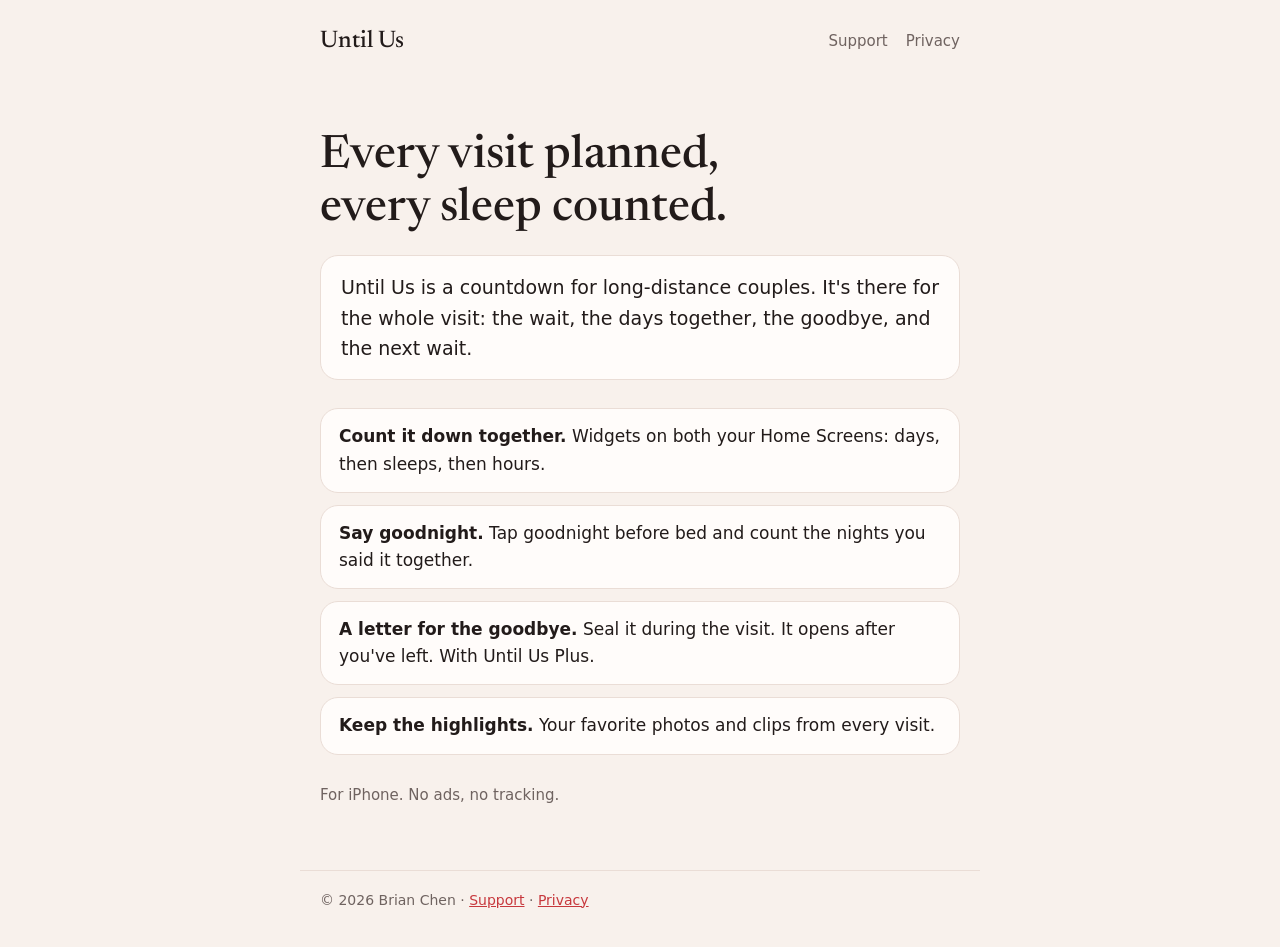
<file: index.html>
<!doctype html>
<html lang="en">
<head>
<meta charset="utf-8">
<meta name="viewport" content="width=device-width, initial-scale=1">
<title>Until Us</title>
<meta name="description" content="Until Us is a countdown for long-distance couples: the wait, the visit, the goodbye, and the next wait.">
<link rel="stylesheet" href="style.css">
</head>
<body>
<header class="top"><a class="brand" href="./">Until Us</a><nav><a href="support.html">Support</a><a href="privacy.html">Privacy</a></nav></header>
<main class="home">
<h1>Every visit planned,<br>every sleep counted.</h1>
<p class="lead">Until Us is a countdown for long-distance couples. It's there for the whole visit: the wait, the days together, the goodbye, and the next wait.</p>
<ul class="features">
<li><strong>Count it down together.</strong> Widgets on both your Home Screens: days, then sleeps, then hours.</li>
<li><strong>Say goodnight.</strong> Tap goodnight before bed and count the nights you said it together.</li>
<li><strong>A letter for the goodbye.</strong> Seal it during the visit. It opens after you've left. With Until Us Plus.</li>
<li><strong>Keep the highlights.</strong> Your favorite photos and clips from every visit.</li>
</ul>
<p class="fine">For iPhone. No ads, no tracking.</p>
</main>
<footer>© 2026 Brian Chen · <a href="support.html">Support</a> · <a href="privacy.html">Privacy</a></footer>
</body>
</html>
</file>
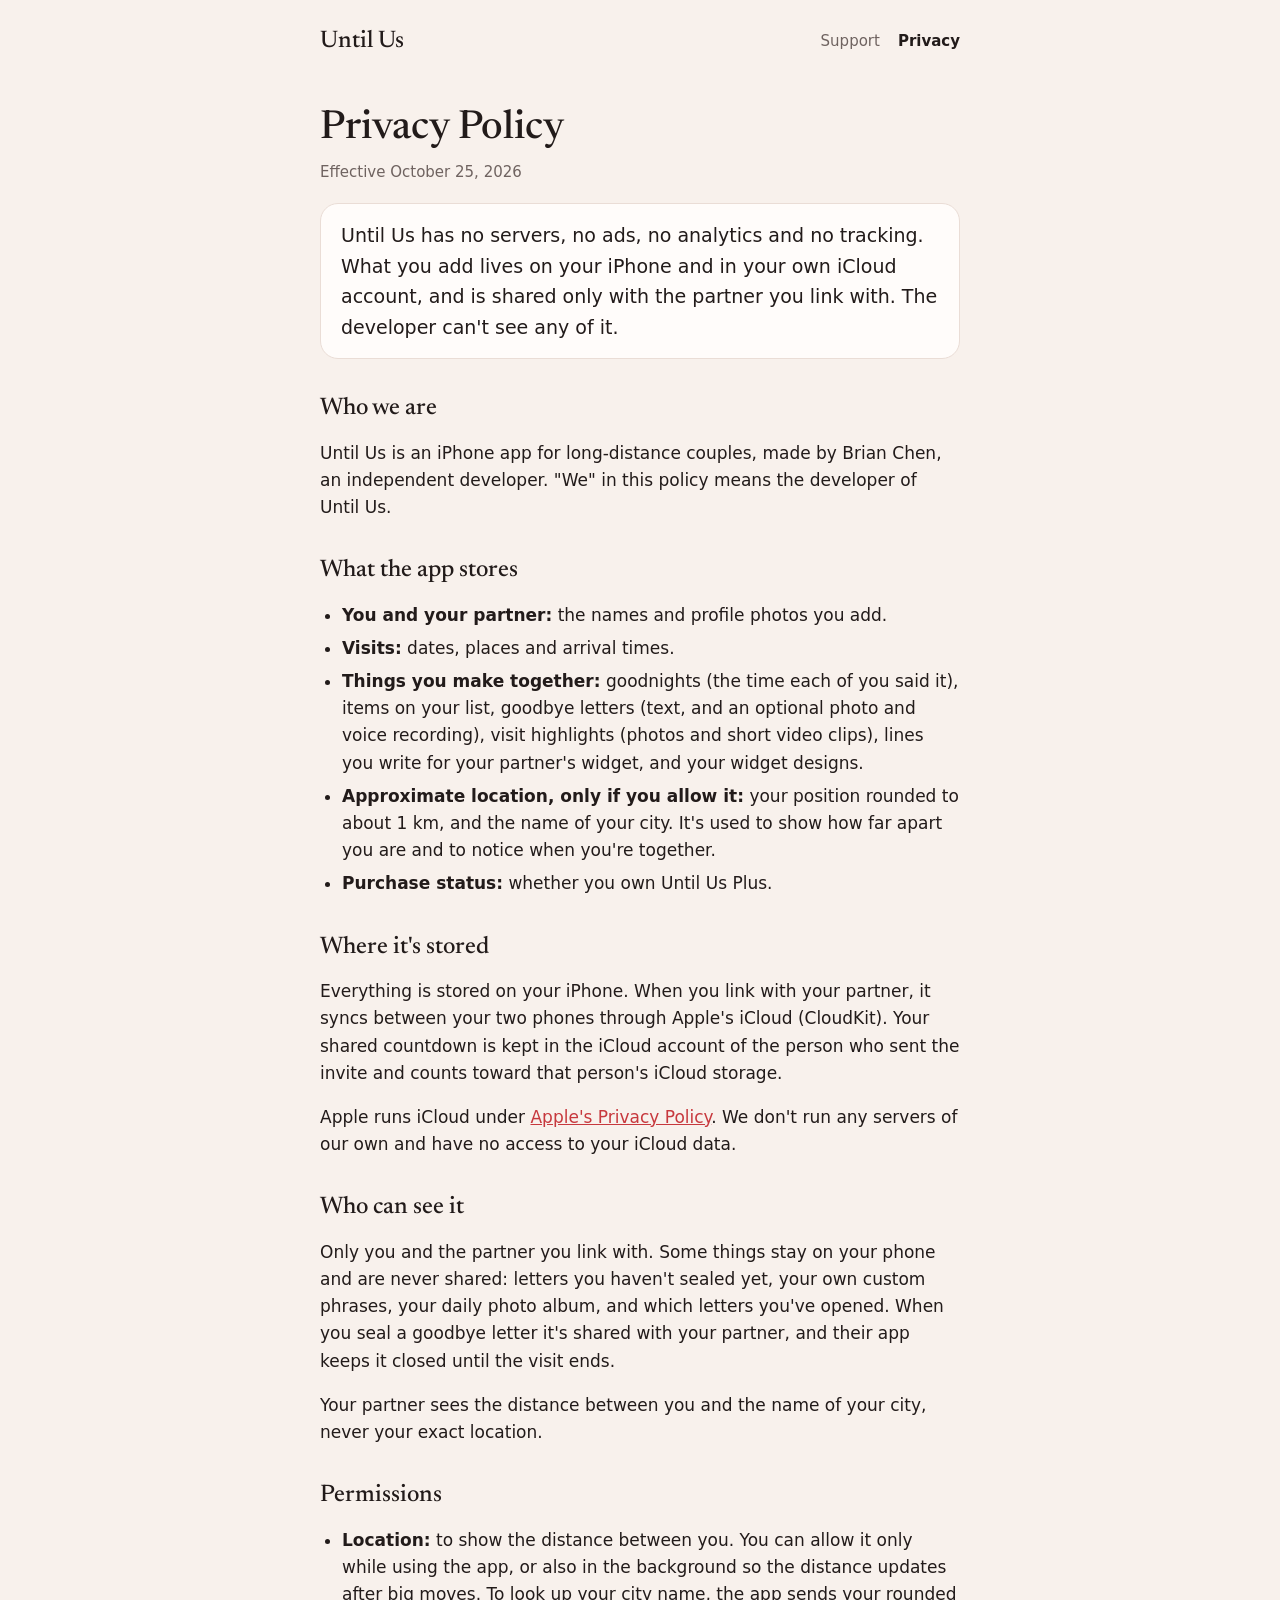
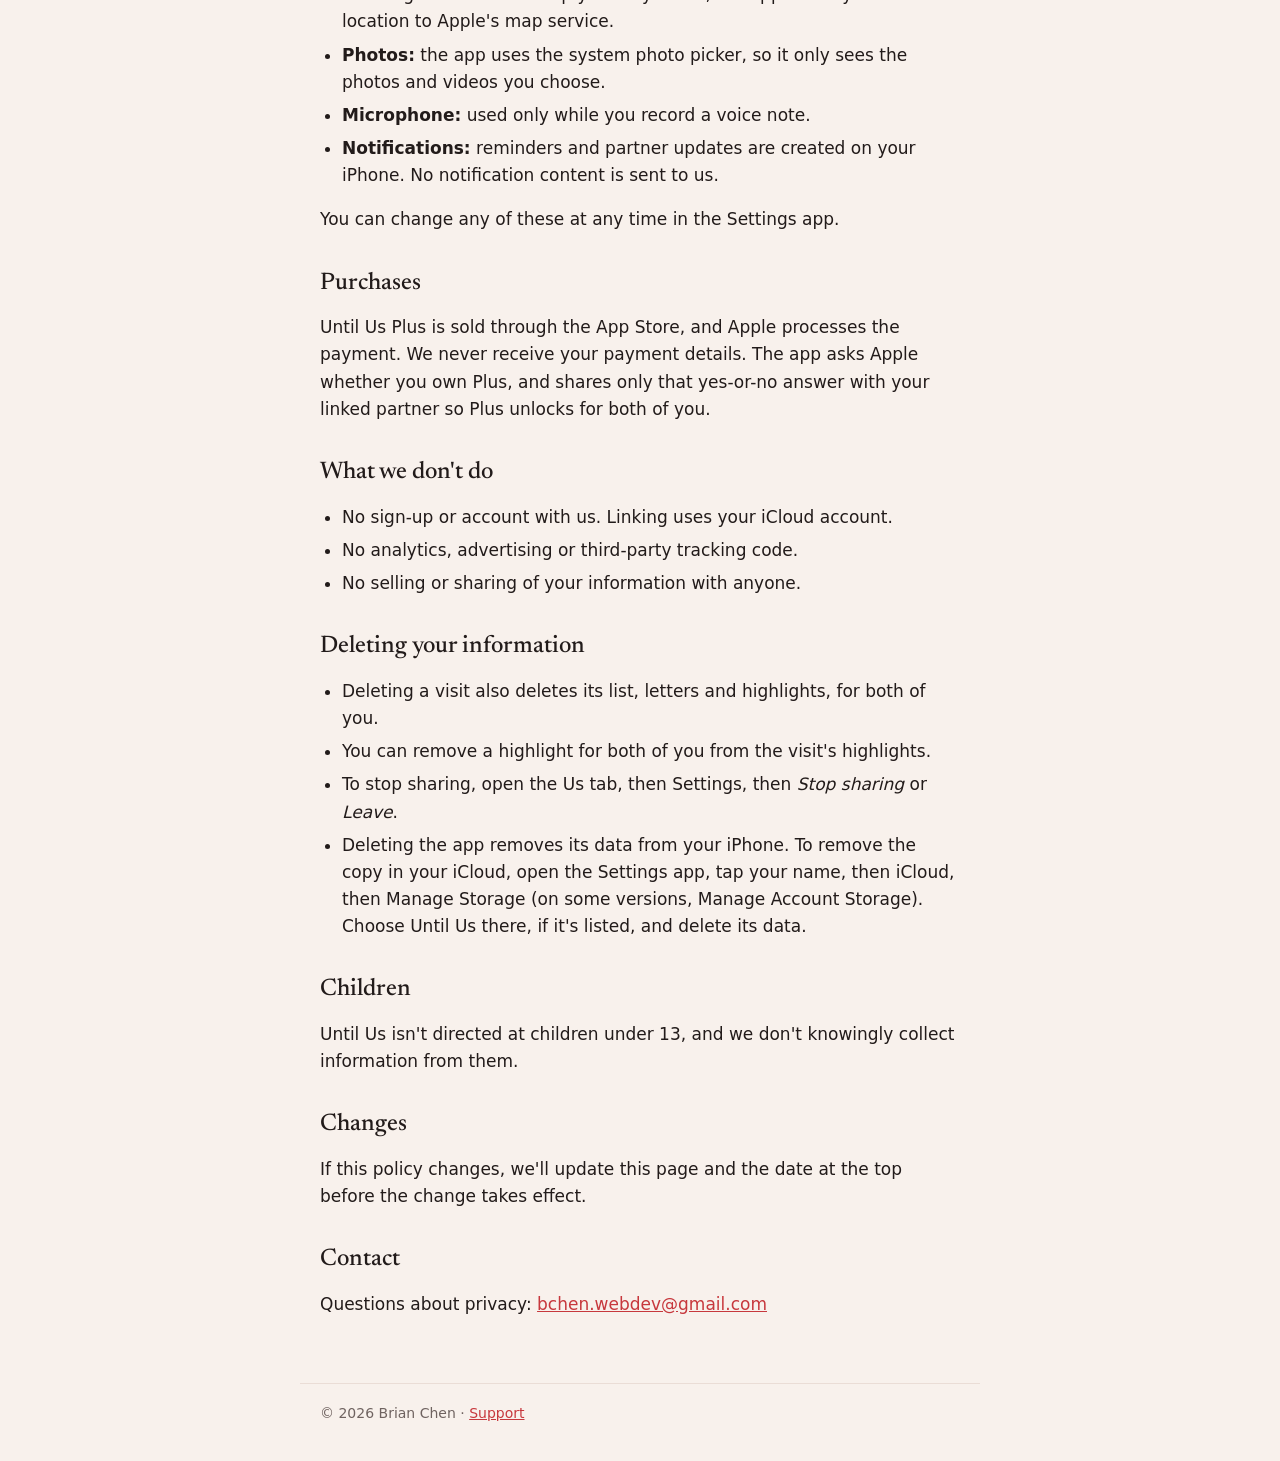
<file: privacy.html>
<!doctype html>
<html lang="en">
<head>
<meta charset="utf-8">
<meta name="viewport" content="width=device-width, initial-scale=1">
<title>Privacy Policy · Until Us</title>
<meta name="description" content="How Until Us handles your information: no servers, no ads, no tracking. Your countdown lives on your iPhone and in your own iCloud.">
<link rel="stylesheet" href="style.css">
</head>
<body>
<header class="top"><a class="brand" href="./">Until Us</a><nav><a href="support.html">Support</a><a href="privacy.html" aria-current="page">Privacy</a></nav></header>
<main>
<h1>Privacy Policy</h1>
<p class="meta">Effective October 25, 2026</p>

<p class="lead">Until Us has no servers, no ads, no analytics and no tracking. What you add lives on your iPhone and in your own iCloud account, and is shared only with the partner you link with. The developer can't see any of it.</p>

<h2>Who we are</h2>
<p>Until Us is an iPhone app for long-distance couples, made by Brian Chen, an independent developer. "We" in this policy means the developer of Until Us.</p>

<h2>What the app stores</h2>
<ul>
<li><strong>You and your partner:</strong> the names and profile photos you add.</li>
<li><strong>Visits:</strong> dates, places and arrival times.</li>
<li><strong>Things you make together:</strong> goodnights (the time each of you said it), items on your list, goodbye letters (text, and an optional photo and voice recording), visit highlights (photos and short video clips), lines you write for your partner's widget, and your widget designs.</li>
<li><strong>Approximate location, only if you allow it:</strong> your position rounded to about 1&nbsp;km, and the name of your city. It's used to show how far apart you are and to notice when you're together.</li>
<li><strong>Purchase status:</strong> whether you own Until Us Plus.</li>
</ul>

<h2>Where it's stored</h2>
<p>Everything is stored on your iPhone. When you link with your partner, it syncs between your two phones through Apple's iCloud (CloudKit). Your shared countdown is kept in the iCloud account of the person who sent the invite and counts toward that person's iCloud storage.</p>
<p>Apple runs iCloud under <a href="https://www.apple.com/legal/privacy/">Apple's Privacy Policy</a>. We don't run any servers of our own and have no access to your iCloud data.</p>

<h2>Who can see it</h2>
<p>Only you and the partner you link with. Some things stay on your phone and are never shared: letters you haven't sealed yet, your own custom phrases, your daily photo album, and which letters you've opened. When you seal a goodbye letter it's shared with your partner, and their app keeps it closed until the visit ends.</p>
<p>Your partner sees the distance between you and the name of your city, never your exact location.</p>

<h2>Permissions</h2>
<ul>
<li><strong>Location:</strong> to show the distance between you. You can allow it only while using the app, or also in the background so the distance updates after big moves. To look up your city name, the app sends your rounded location to Apple's map service.</li>
<li><strong>Photos:</strong> the app uses the system photo picker, so it only sees the photos and videos you choose.</li>
<li><strong>Microphone:</strong> used only while you record a voice note.</li>
<li><strong>Notifications:</strong> reminders and partner updates are created on your iPhone. No notification content is sent to us.</li>
</ul>
<p>You can change any of these at any time in the Settings app.</p>

<h2>Purchases</h2>
<p>Until Us Plus is sold through the App Store, and Apple processes the payment. We never receive your payment details. The app asks Apple whether you own Plus, and shares only that yes-or-no answer with your linked partner so Plus unlocks for both of you.</p>

<h2>What we don't do</h2>
<ul>
<li>No sign-up or account with us. Linking uses your iCloud account.</li>
<li>No analytics, advertising or third-party tracking code.</li>
<li>No selling or sharing of your information with anyone.</li>
</ul>

<h2 id="deleting">Deleting your information</h2>
<ul>
<li>Deleting a visit also deletes its list, letters and highlights, for both of you.</li>
<li>You can remove a highlight for both of you from the visit's highlights.</li>
<li>To stop sharing, open the Us tab, then Settings, then <em>Stop sharing</em> or <em>Leave</em>.</li>
<li>Deleting the app removes its data from your iPhone. To remove the copy in your iCloud, open the Settings app, tap your name, then iCloud, then Manage Storage (on some versions, Manage Account Storage). Choose Until Us there, if it's listed, and delete its data.</li>
</ul>

<h2>Children</h2>
<p>Until Us isn't directed at children under 13, and we don't knowingly collect information from them.</p>

<h2>Changes</h2>
<p>If this policy changes, we'll update this page and the date at the top before the change takes effect.</p>

<h2>Contact</h2>
<p>Questions about privacy: <a href="mailto:bchen.webdev@gmail.com">bchen.webdev@gmail.com</a></p>
</main>
<footer>© 2026 Brian Chen · <a href="support.html">Support</a></footer>
</body>
</html>
</file>
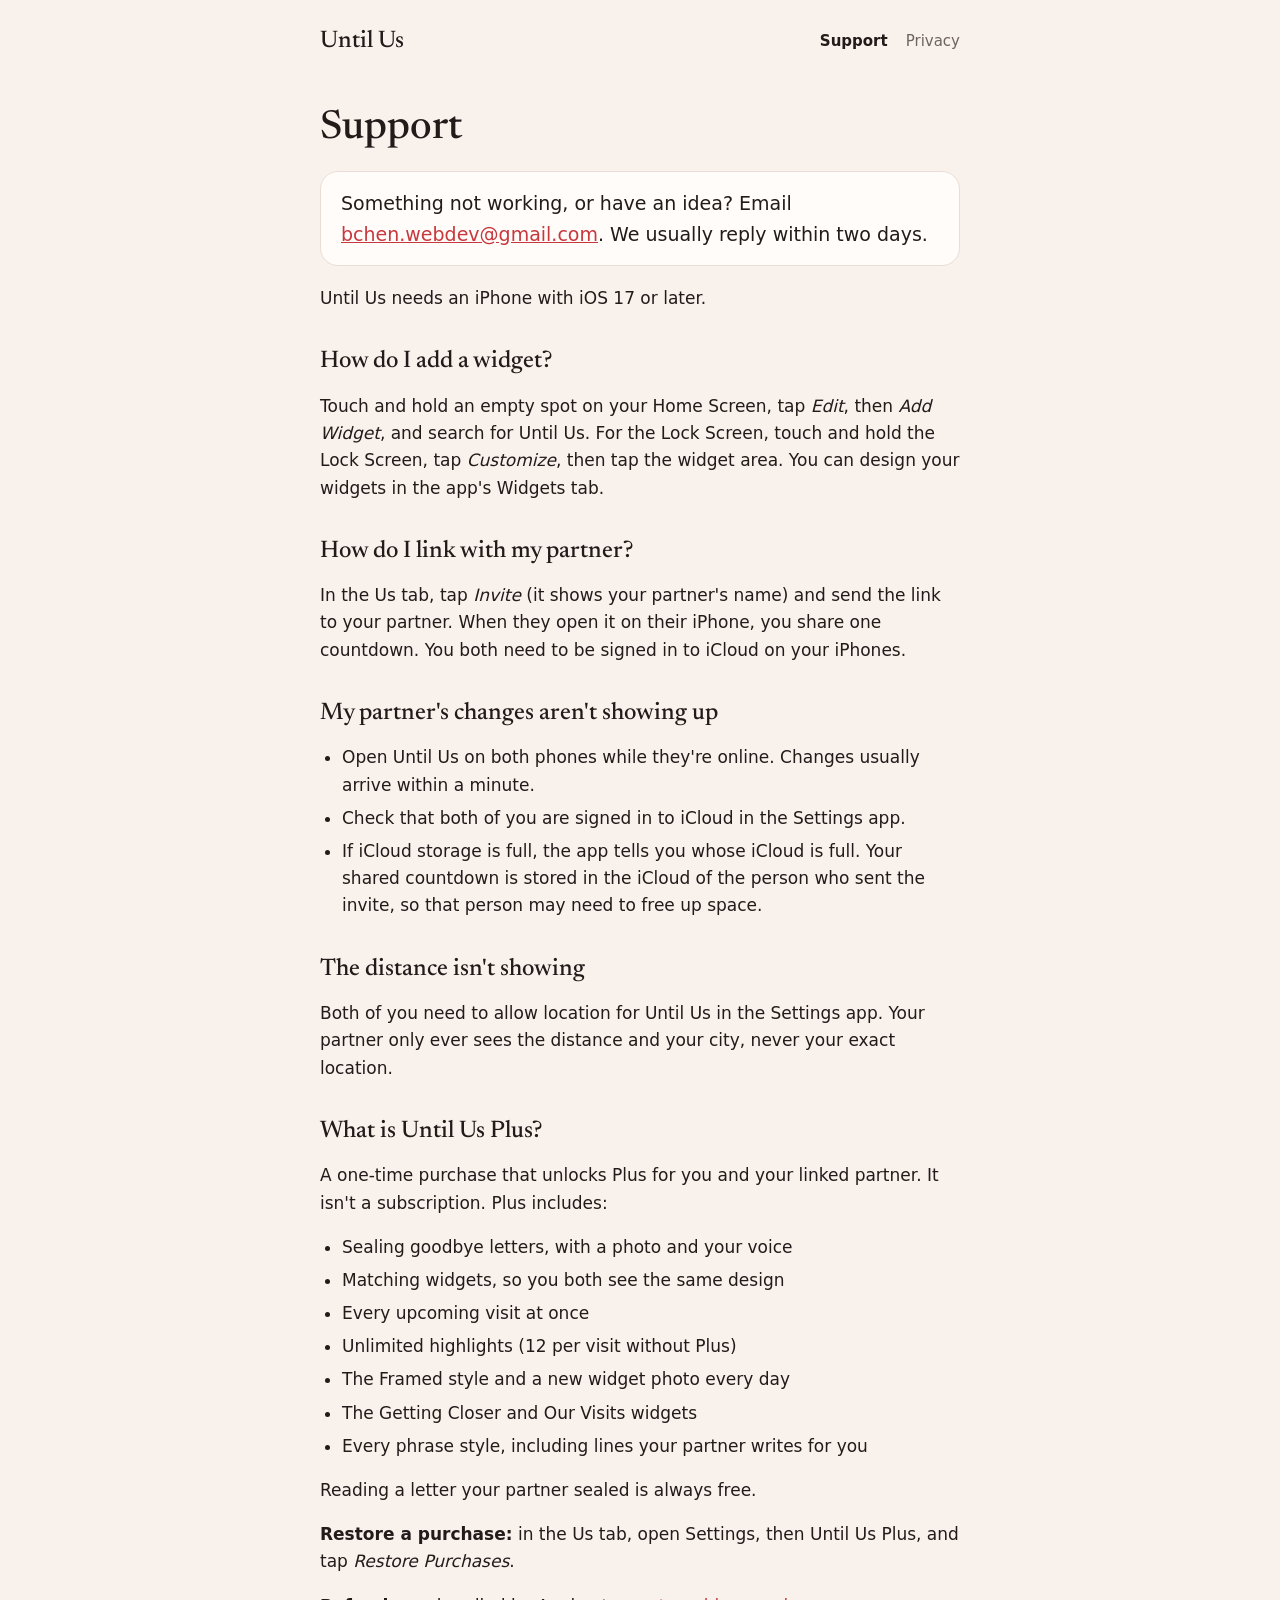
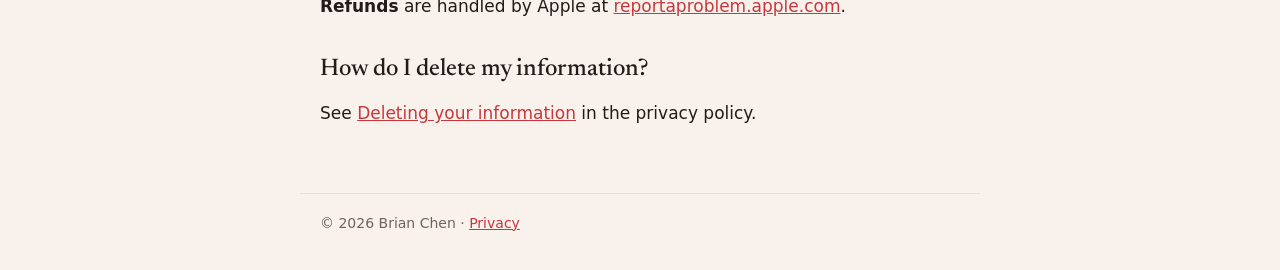
<file: support.html>
<!doctype html>
<html lang="en">
<head>
<meta charset="utf-8">
<meta name="viewport" content="width=device-width, initial-scale=1">
<title>Support · Until Us</title>
<meta name="description" content="Help with Until Us: widgets, linking with your partner, sync, distance and Until Us Plus.">
<link rel="stylesheet" href="style.css">
</head>
<body>
<header class="top"><a class="brand" href="./">Until Us</a><nav><a href="support.html" aria-current="page">Support</a><a href="privacy.html">Privacy</a></nav></header>
<main>
<h1>Support</h1>
<p class="lead">Something not working, or have an idea? Email <a href="mailto:bchen.webdev@gmail.com">bchen.webdev@gmail.com</a>. We usually reply within two days.</p>
<p>Until Us needs an iPhone with iOS 17 or later.</p>

<h2>How do I add a widget?</h2>
<p>Touch and hold an empty spot on your Home Screen, tap <em>Edit</em>, then <em>Add Widget</em>, and search for Until Us. For the Lock Screen, touch and hold the Lock Screen, tap <em>Customize</em>, then tap the widget area. You can design your widgets in the app's Widgets tab.</p>

<h2>How do I link with my partner?</h2>
<p>In the Us tab, tap <em>Invite</em> (it shows your partner's name) and send the link to your partner. When they open it on their iPhone, you share one countdown. You both need to be signed in to iCloud on your iPhones.</p>

<h2>My partner's changes aren't showing up</h2>
<ul>
<li>Open Until Us on both phones while they're online. Changes usually arrive within a minute.</li>
<li>Check that both of you are signed in to iCloud in the Settings app.</li>
<li>If iCloud storage is full, the app tells you whose iCloud is full. Your shared countdown is stored in the iCloud of the person who sent the invite, so that person may need to free up space.</li>
</ul>

<h2>The distance isn't showing</h2>
<p>Both of you need to allow location for Until Us in the Settings app. Your partner only ever sees the distance and your city, never your exact location.</p>

<h2>What is Until Us Plus?</h2>
<p>A one-time purchase that unlocks Plus for you and your linked partner. It isn't a subscription. Plus includes:</p>
<ul>
<li>Sealing goodbye letters, with a photo and your voice</li>
<li>Matching widgets, so you both see the same design</li>
<li>Every upcoming visit at once</li>
<li>Unlimited highlights (12 per visit without Plus)</li>
<li>The Framed style and a new widget photo every day</li>
<li>The Getting Closer and Our Visits widgets</li>
<li>Every phrase style, including lines your partner writes for you</li>
</ul>
<p>Reading a letter your partner sealed is always free.</p>
<p><strong>Restore a purchase:</strong> in the Us tab, open Settings, then Until Us Plus, and tap <em>Restore Purchases</em>.</p>
<p><strong>Refunds</strong> are handled by Apple at <a href="https://reportaproblem.apple.com">reportaproblem.apple.com</a>.</p>

<h2>How do I delete my information?</h2>
<p>See <a href="privacy.html#deleting">Deleting your information</a> in the privacy policy.</p>
</main>
<footer>© 2026 Brian Chen · <a href="privacy.html">Privacy</a></footer>
</body>
</html>
</file>
<file: style.css>
@import url("https://fonts.googleapis.com/css2?family=Newsreader:opsz,wght@6..72,400;6..72,500&display=swap");

:root {
  --canvas: #F8F1EC;
  --surface: #FFFCFA;
  --ink: #221B1A;
  --muted: #6F6360;
  --line: #EADDD6;
  --rose: #C7383D;
  color-scheme: light dark;
}
@media (prefers-color-scheme: dark) {
  :root {
    --canvas: #17110F;
    --surface: #221A18;
    --ink: #F6EEEA;
    --muted: #B3A6A1;
    --line: #3A2E2B;
    --rose: #FF7A7E;
  }
}

* { box-sizing: border-box; }
body {
  margin: 0;
  background: var(--canvas);
  color: var(--ink);
  font: 17px/1.6 -apple-system, BlinkMacSystemFont, "Segoe UI", system-ui, sans-serif;
}
a { color: var(--rose); }

.top, main, footer { max-width: 680px; margin: 0 auto; padding-left: 20px; padding-right: 20px; }
.top { display: flex; align-items: center; justify-content: space-between; padding-top: 22px; padding-bottom: 22px; }
.brand { font-family: "Newsreader", Georgia, serif; font-size: 24px; font-weight: 500; color: var(--ink); text-decoration: none; }
nav { display: flex; gap: 18px; }
nav a { color: var(--muted); text-decoration: none; font-size: 15px; }
nav a[aria-current="page"] { color: var(--ink); font-weight: 600; }

main { padding-bottom: 48px; }
h1, h2 { font-family: "Newsreader", Georgia, serif; font-weight: 500; line-height: 1.15; }
h1 { font-size: 40px; margin: 24px 0 8px; }
h2 { font-size: 24px; margin: 36px 0 8px; }
.meta { color: var(--muted); font-size: 15px; margin-top: 0; }
.lead { font-size: 19px; background: var(--surface); border: 1px solid var(--line); border-radius: 18px; padding: 16px 20px; }
ul { padding-left: 22px; }
li { margin: 6px 0; }

.home h1 { font-size: 46px; margin-top: 48px; }
.features { list-style: none; padding: 0; display: grid; gap: 12px; margin: 28px 0; }
.features li { background: var(--surface); border: 1px solid var(--line); border-radius: 18px; padding: 14px 18px; margin: 0; }
.fine { color: var(--muted); font-size: 15px; }

footer { color: var(--muted); font-size: 14px; border-top: 1px solid var(--line); padding-top: 18px; padding-bottom: 36px; }

@media (max-width: 480px) {
  h1 { font-size: 32px; }
  .home h1 { font-size: 36px; }
}
</file>
